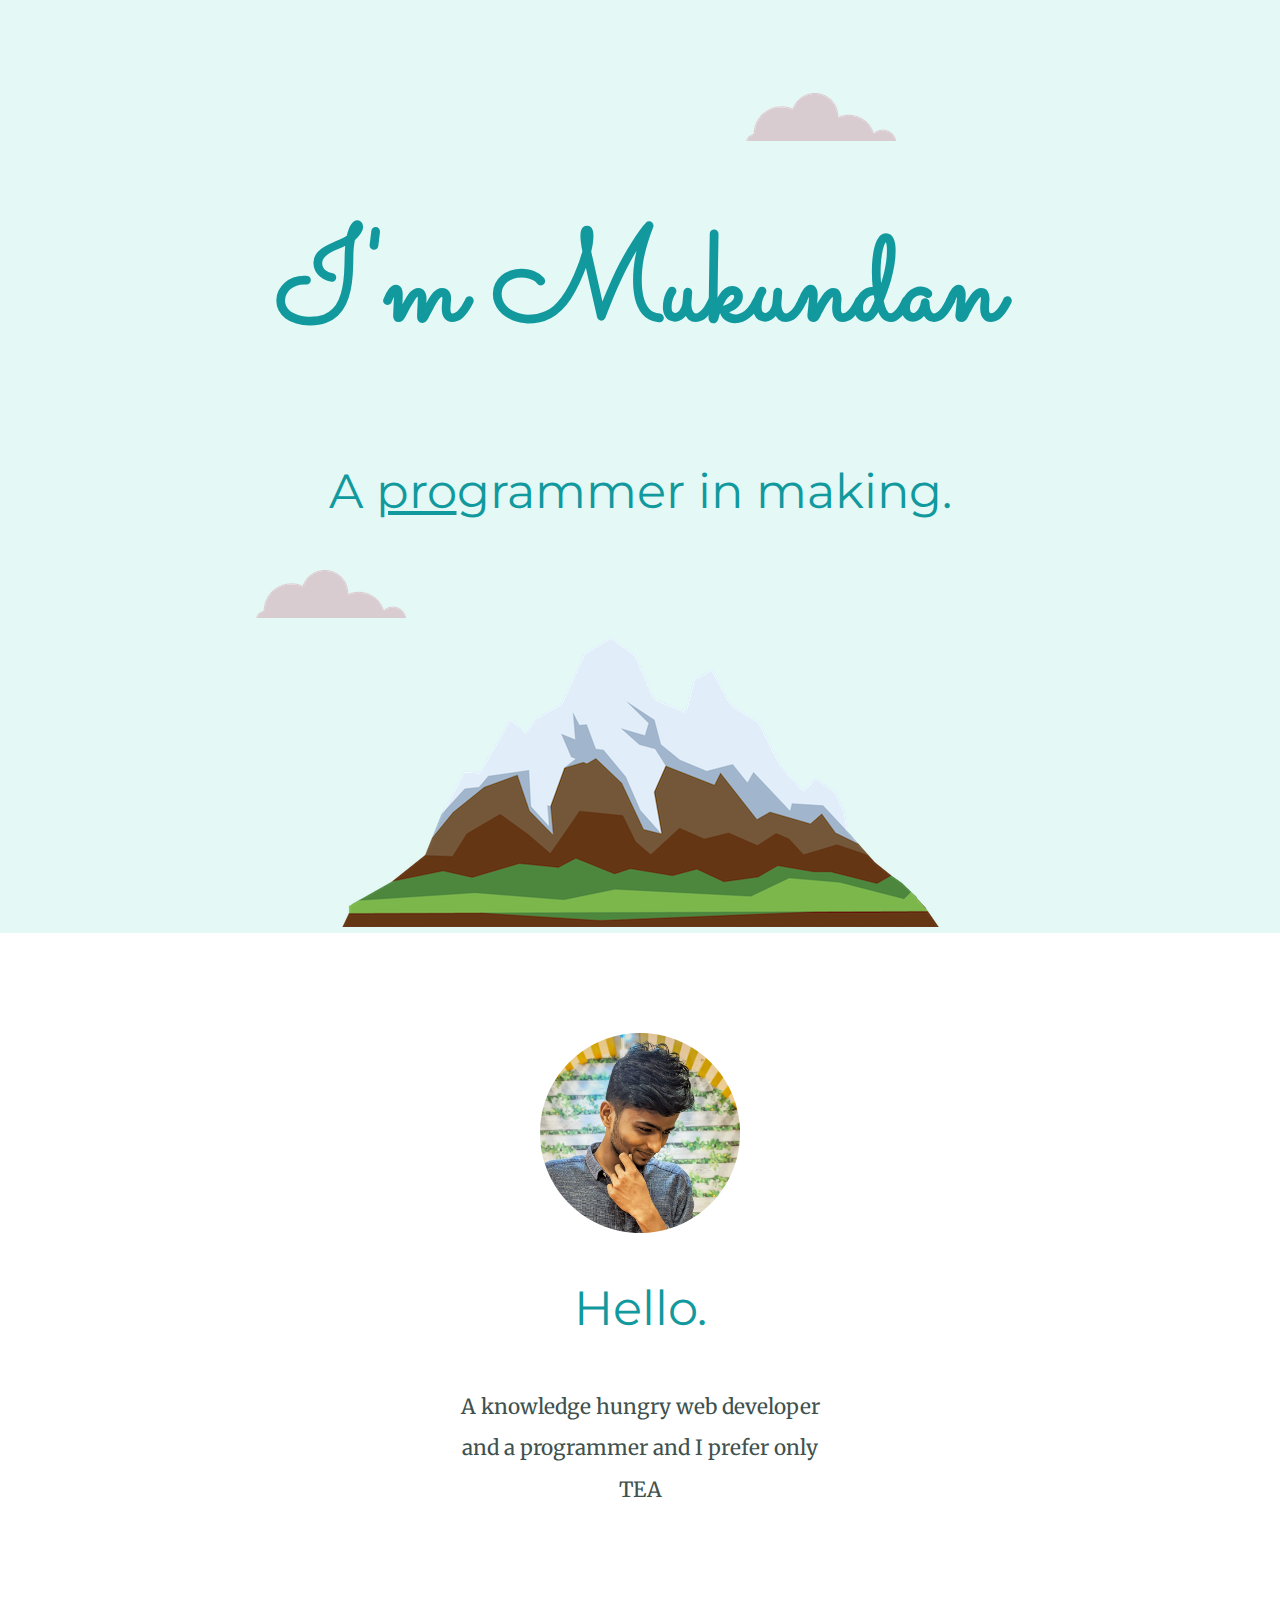
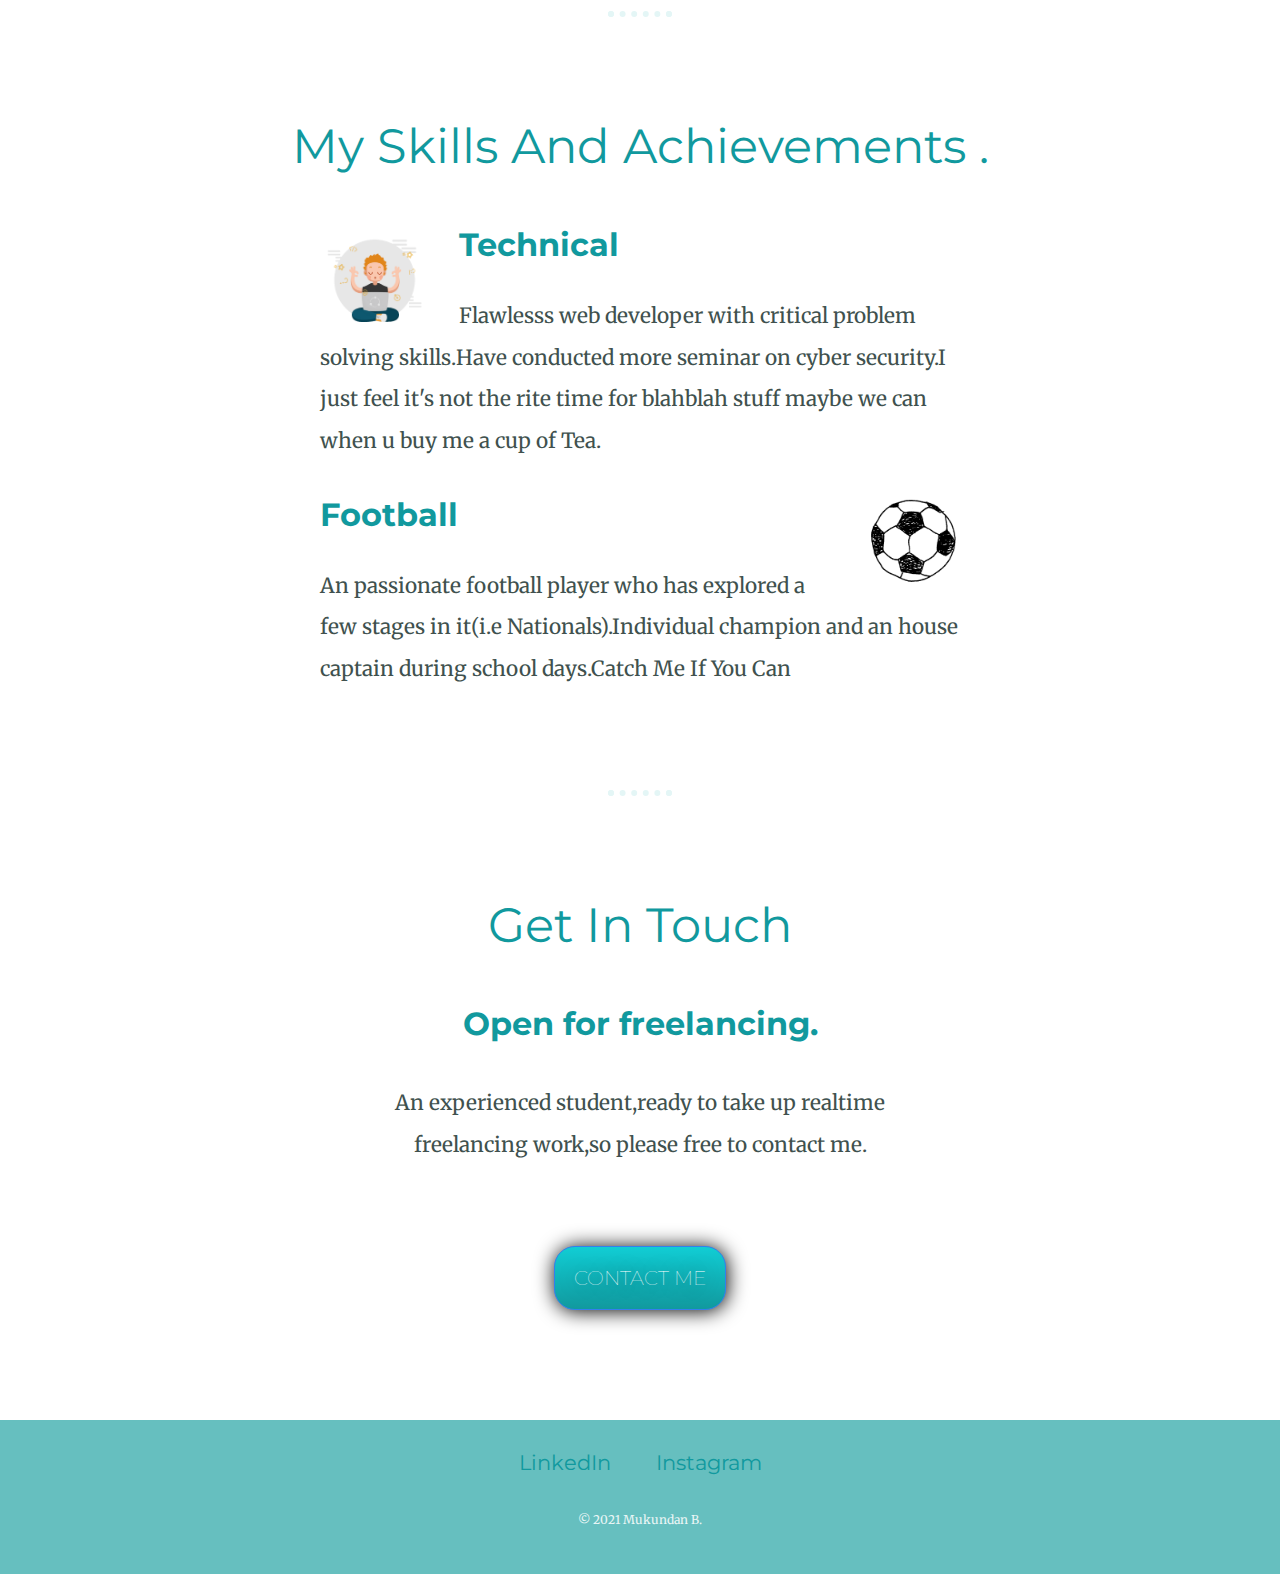
<file: index.html>
<!DOCTYPE html>
<html lang="en" dir="ltr">

<head>
  <meta charset="utf-8">
  <title>Mukundan's personal Site</title>
  <link rel="stylesheet" href="css/style.css">
  <link rel="icon" href="favicon.ico">
  <link rel="preconnect" href="https://fonts.gstatic.com">
  <link href="https://fonts.googleapis.com/css2?family=Merriweather:wght@700&family=Montserrat:wght@700&family=Sacramento&display=swap" rel="stylesheet">

</head>

<body>
  <div class="top-container">
    <img class="top-cloud" src="CSS - My Site Images\CSS - My Site Images\cloud.png" alt="Cloud-img">
    <h1 class="name">I'm Mukundan</h1>
    <h2 class="programmer">
      A <span class="pro">pro</span>grammer in making.
    </h2>
    <img class="bottom-cloud" src="CSS - My Site Images\CSS - My Site Images\cloud.png" alt="Cloud-img">
    <img class="mountain" src="CSS - My Site Images\CSS - My Site Images\mountain.png" alt="Mountain-img">


  </div>
  <div class="middle-container">
    <div class="profile">
      <img class="profile" src="profile.jpg" alt="profile-img">
      <h2>Hello.</h2>
      <p class="intro">A knowledge hungry web developer and a programmer and I prefer only TEA</p>
    </div>
    <hr>
    <div class="skills">
      <h2>My Skills And Achievements .</h2>
      <div class="skill-row">
        <img class="computer" src="giphy.gif" alt="computer">
        <h3>Technical</h3>
        <p>Flawlesss web developer with critical problem solving skills.Have conducted more seminar on cyber security.I just feel it's not the rite time for blahblah stuff maybe we can when u buy me a cup of Tea.</p>
      </div>
      <div class="skill-row">
        <img class="chillie" src="football.gif" alt="cillie">
        <h3>Football</h3>
        <p>An passionate football player who has explored a few stages in it(i.e Nationals).Individual champion and an house captain during school days.Catch Me If You Can</p>
      </div>
    </div>
    <hr>
    <div class="contact-me">
      <h2>Get In Touch</h2>
      <h3>Open for freelancing.</h3>
      <p class="contact-message">An experienced student,ready to take up realtime freelancing work,so please free to contact me.</p>
      <a class="BUTTON_IQZ" href="mailto:mukundanschram944@gmail.com">CONTACT ME</a>
    </div>
  </div>


  <div class="bottom-container">
    <a class="footer-link" href="https://www.linkedin.com/in/mukundan-b-411337212/">LinkedIn</a>
    <a class="footer-link" href="https://www.instagram.com/mukundan___10/">Instagram</a>
    <!-- <a class="footer-link" href="https://www.appbrewery.co/">Website</a> -->
    <p class ="copyright">© 2021 Mukundan B.</p>
  </div>


</body>

</html>
</file>
<file: css/style.css>
body {
  /* height: 100%;
  width: 100%; */
  margin: 0;
  text-align: center;
  font-family: 'Merriweather', serif;
  font-size: 1.3em;
  color:#40514E;
}

h1 {
  line-height: 2;
  font-size: 8rem;
  font-family: 'Sacramento', cursive;
  margin: 60px auto 0 auto;
  color: #11999E;
}

h2 {
  font-family: 'Montserrat', sans-serif;
  color: #11999E;
  font-size: 3rem;
  font-weight: normal;
  padding-bottom: 10px;
}

h3 {
  font-family: 'Montserrat', sans-serif;
  color: #11999E;
  font-size: 2rem;

}
p{
  line-height: 2;
}
a {
  color: #11999E;
  font-family: 'Montserrat', sans-serif;
  margin: 10px 20px;
  text-decoration: none;
}
a:hover {
  color: #EAF6F6 ;
}
hr{
  border: dotted #E4F6F6 6px;
  border-bottom: none;
  width: 4% ;
  margin: 100px auto;
}


.top-container {
  background-color: #E4F9F5;
  position: relative;
  padding-top: 8.3%;
}

.middle-container {
  /* background-color: #E4F9F5; */
  position: relative;
  padding: 100px 0;
}

.bottom-container {
  /* background-color: #E4F9F5; */
  position: relative;
  background-color: #66bfbf;
  padding: 30px 0 10px;
}

.pro {
  text-decoration: underline;
}

.top-cloud {
  position: absolute;
  right: 30%;
  top: 10%;
}

.bottom-cloud {
  position: absolute;
    left: 20%;
}


.skill-row{
  text-align: left;
  width: 50%;
  margin: auto ;
}
.profile{

    /* width: 30%;  */
    margin: auto;

}
.computer{
  width: 17%;
  float: left;
  margin-right:30px;

}
.chillie{
  width: 15%;
  float: right;
  margin-left:30px;
}
.intro{
  width: 30%;
  margin: auto;
}
.contact-message{
  width: 40%;
  margin: 40px auto 70px ;
}
.BUTTON_IQZ {
  background: #11CDD4;
  background-image: -webkit-linear-gradient(top, #11CDD4, #11999E);
  background-image: -moz-linear-gradient(top, #11CDD4, #11999E);
  background-image: -ms-linear-gradient(top, #11CDD4, #11999E);
  background-image: -o-linear-gradient(top, #11CDD4, #11999E);
  background-image: -webkit-gradient(to bottom, #11CDD4, #11999E);
  -webkit-border-radius: 21px;
  -moz-border-radius: 21px;
  border-radius: 21px;
  color: #FFFFFF;
  font-family: 'Montserrat', sans-serif;

  font-size: 20px;
  font-weight: 100;
  padding: 19px;
  -webkit-box-shadow: 1px 1px 20px 0 #000000;
  -moz-box-shadow: 1px 1px 20px 0 #000000;
  box-shadow: 1px 1px 20px 0 #000000;
  text-shadow: 0 1px 20px #000000;
  border: solid #337FED 1px;
  text-decoration: none;
  display: inline-block;
  cursor: pointer;
  text-align: center;
}

.BUTTON_IQZ:hover {
  border: solid #2BC4AD 1px;
  background: #30E3CB;
  background-image: -webkit-linear-gradient(top, #30E3CB, #2BC4AD);
  background-image: -moz-linear-gradient(top, #30E3CB, #2BC4AD);
  background-image: -ms-linear-gradient(top, #30E3CB, #2BC4AD);
  background-image: -o-linear-gradient(top, #30E3CB, #2BC4AD);
  background-image: -webkit-gradient(to bottom, #30E3CB, #2BC4AD);
  -webkit-border-radius: 20px;
  -moz-border-radius: 20px;
  border-radius: 20px;
  text-decoration: none;
}
.copyright{
  color:#EAF6F6;
  font-size:0.75rem;
  padding: 20px   0;
}
</file>
